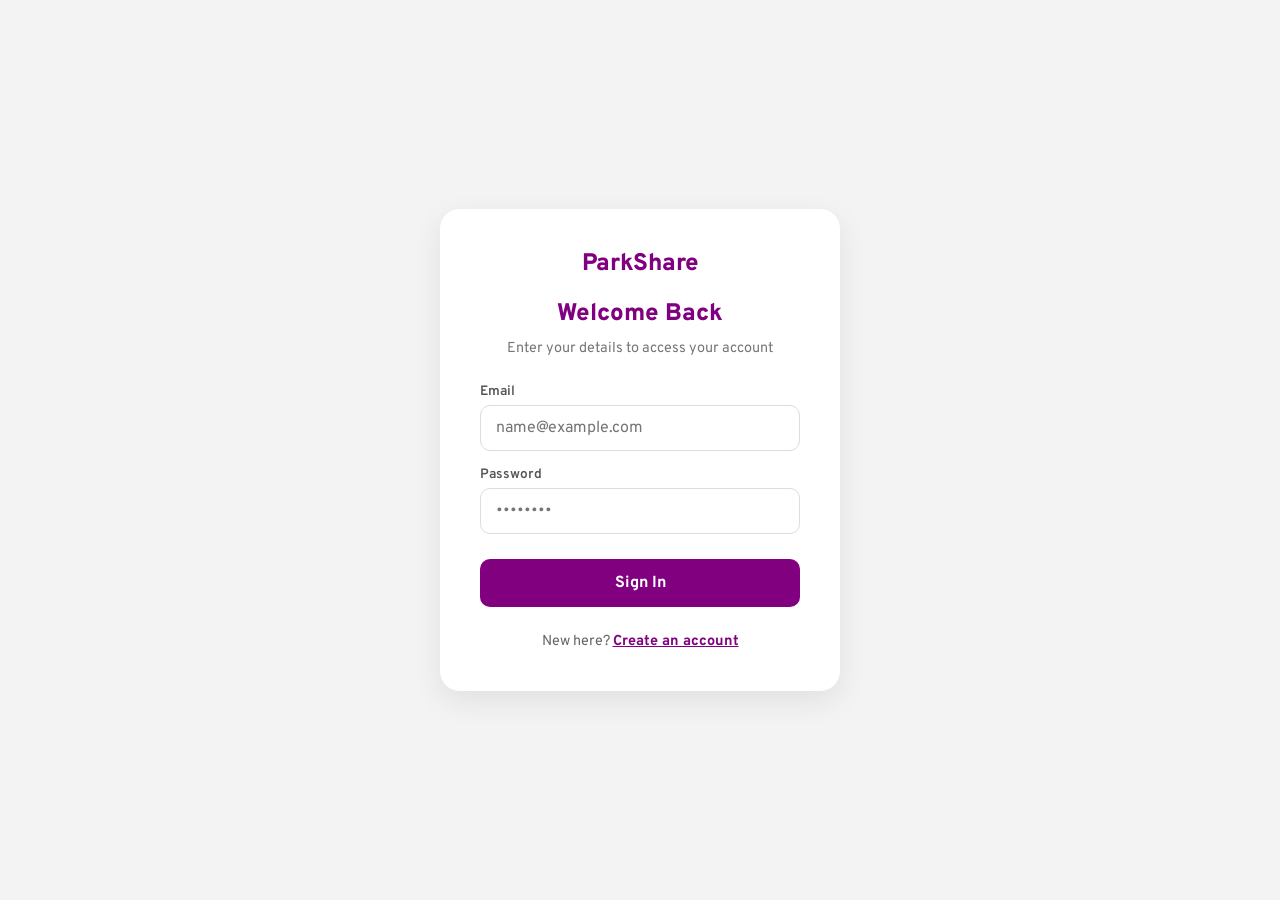
<file: login.html>
<!DOCTYPE html>
<html lang="en">
<head>
    <meta charset="UTF-8">
    <meta name="viewport" content="width=device-width, initial-scale=1.0">
    <title>ParkShare | Login & Sign Up</title>
    
    <link rel="preconnect" href="https://fonts.googleapis.com">
    <link rel="preconnect" href="https://fonts.gstatic.com" crossorigin>
    <link href="https://fonts.googleapis.com/css2?family=Overpass:wght@300;400;600;800&display=swap" rel="stylesheet">

    <style>
        /* CSS STYLES */
        * {
            padding: 0;
            margin: 0;
            box-sizing: border-box;
            font-family: 'Overpass', sans-serif;
        }

        body {
            background: #F2F3F2;
            display: flex;
            justify-content: center;
            align-items: center;
            height: 100vh;
        }

        .auth-card {
            background: white;
            width: 100%;
            max-width: 400px;
            padding: 40px;
            border-radius: 20px;
            box-shadow: 0 10px 30px rgba(0,0,0,0.08);
            text-align: center;
        }

        h2 {
            color: purple;
            margin-bottom: 10px;
            font-weight: 800;
        }

        p.subtitle {
            color: #777;
            font-size: 0.9rem;
            margin-bottom: 25px;
        }

        form {
            display: flex;
            flex-direction: column;
            gap: 15px;
        }

        label {
            text-align: left;
            font-size: 0.85rem;
            font-weight: 600;
            color: #555;
            margin-bottom: -10px;
        }

        input {
            width: 100%;
            padding: 12px 15px;
            border: 1px solid #ddd;
            border-radius: 10px;
            font-size: 1rem;
            transition: 0.3s;
        }

        input:focus {
            outline: none;
            border-color: purple;
            box-shadow: 0 0 0 2px rgba(128, 0, 128, 0.1);
        }

        button {
            background: purple;
            color: white;
            border: none;
            padding: 14px;
            border-radius: 10px;
            font-size: 1rem;
            font-weight: 700;
            cursor: pointer;
            margin-top: 10px;
            transition: 0.3s;
        }

        button:hover {
            background: #6a006a;
            transform: translateY(-2px);
        }

        .toggle-text {
            margin-top: 25px;
            font-size: 0.9rem;
            color: #666;
        }

        .toggle-link {
            color: purple;
            font-weight: 700;
            cursor: pointer;
            text-decoration: underline;
        }

        .hidden {
            display: none;
        }

        /* Small Logo Style */
        .brand {
            font-size: 1.5rem;
            font-weight: 800;
            color: purple;
            margin-bottom: 20px;
            display: block;
            text-decoration: none;
        }
    </style>
</head>
<body>

    <div class="auth-card">
        <a href="index.html" class="brand">ParkShare</a>

        <div id="signin-section">
            <h2>Welcome Back</h2>
            <p class="subtitle">Enter your details to access your account</p>
            <form id="sign-in">
                <label for="signIn-email">Email</label>
                <input type="email" id="signIn-email" required placeholder="name@example.com">
                
                <label for="signIn-password">Password</label>
                <input type="password" id="signIn-password" required placeholder="••••••••">
                
                <button type="submit">Sign In</button>
            </form>
            <p class="toggle-text">New here? <span class="toggle-link" onclick="toggleForms()">Create an account</span></p>
        </div>

        <div id="signup-section" class="hidden">
            <h2>Join ParkShare</h2>
            <p class="subtitle">Start booking or renting your space today</p>
            <form id="sign-up">
                <label for="username">Full Name</label>
                <input type="text" id="username" required placeholder="Akarsh Jaiswal">

                <label for="email">Email</label>
                <input type="email" id="email" required placeholder="name@example.com">
                
                <label for="password">Create Password</label>
                <input type="password" id="password" required placeholder="Min. 6 characters">
                
                <button type="submit">Create Account</button>
            </form>
            <p class="toggle-text">Already have an account? <span class="toggle-link" onclick="toggleForms()">Sign in instead</span></p>
        </div>
    </div>

    <script>
        function toggleForms() {
            document.getElementById('signin-section').classList.toggle('hidden');
            document.getElementById('signup-section').classList.toggle('hidden');
        }
    </script>

    <script type="module" src="auth.js"></script>

</body>
</html>
</file>
